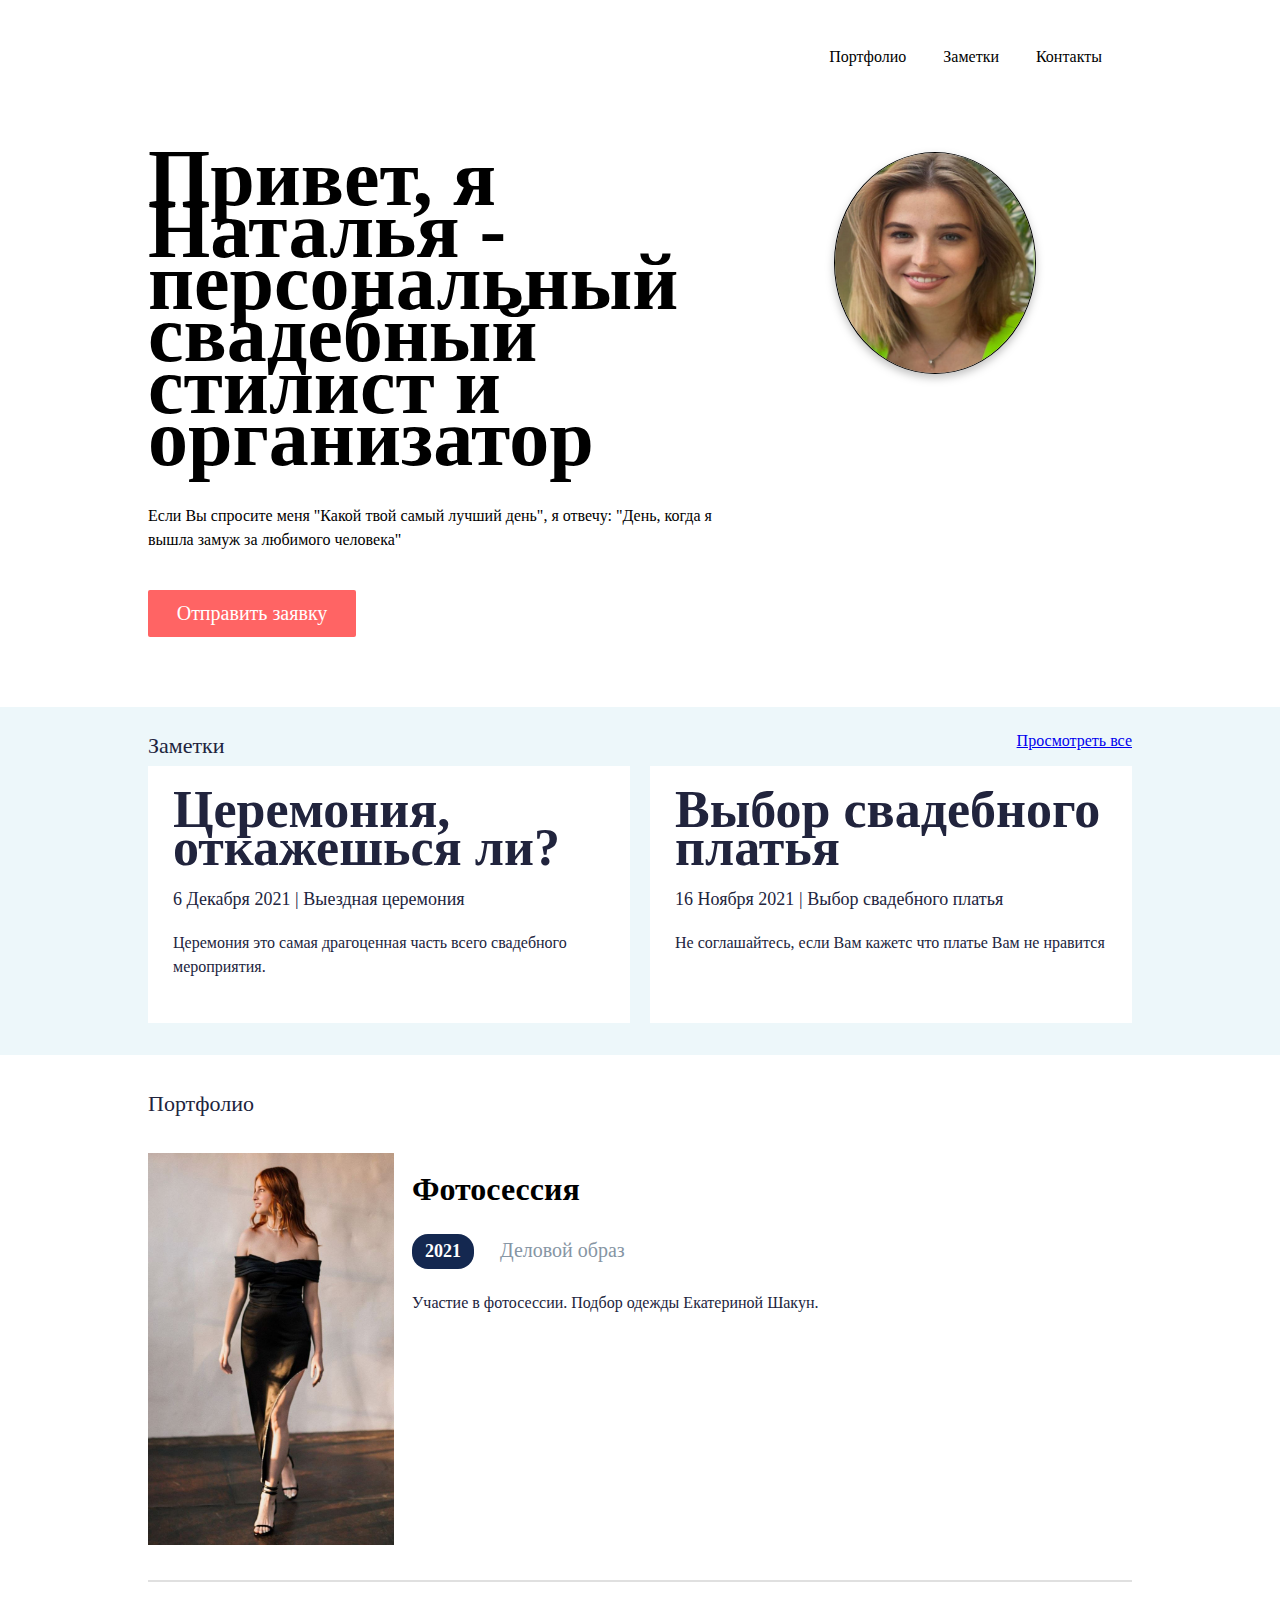
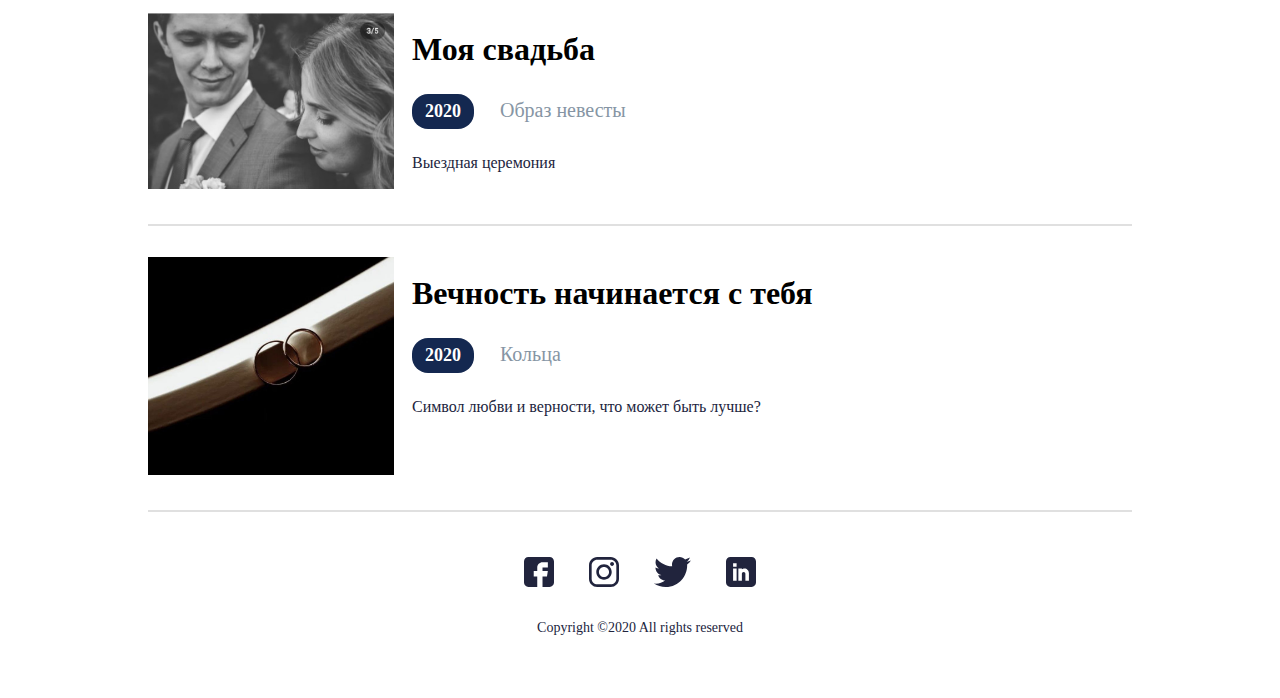
<file: index.html>
<!DOCTYPE html>
<html lang="en">
<head>
  <meta charset="UTF-8">
  <meta name="viewport" content="width=device-width">
  <title>Title</title>
  <link rel="stylesheet" href="styles/style.css" />
  <!--  <script src="/script/index.js"></script>-->
  <script lang="javascript">
    function showMenu () {
      const hamburger = document.getElementsByClassName("hamburger")[0];
      const menu = document.getElementsByClassName("hamburger__menu")[0];
      menu.classList.add('menu--active');
      hamburger.classList.add('hidden')
    }

    function closeMenu () {
      const hamburger = document.getElementsByClassName("hamburger")[0];
      const menu = document.getElementsByClassName("hamburger__menu")[0];
      menu.classList.remove('menu--active');
      hamburger.classList.remove('hidden')
    }
  </script>
</head>
<body>
<div class="mainWrapper">
  <header class="header">
    <div class="container header__container">
      <nav class="navigation">
        <div class="navigation-block navigation-block--right">
          <ul class="navigation-list">
            <li class="navigation-block__item">Портфолио</li>
            <li class="navigation-block__item">Заметки</li>
            <li class="navigation-block__item">Контакты</li>
          </ul>
          <div class="hamburger" onclick="showMenu()">
            <div class="hamburger__line"></div>
            <div class="hamburger__line"></div>
            <div class="hamburger__line"></div>
          </div>
          <div class="hamburger__menu menu">
            <ul class="menu__list">
              <li class="menu__item">Портфолио</li>
              <li class="menu__item">Заметки</li>
              <li class="menu__item">Контакты</li>
            </ul>
            <div class="menu__close-btn" onclick="closeMenu()">
              <svg width="24px" height="24px" viewBox="0 0 24 24" xmlns="http://www.w3.org/2000/svg">
                <g data-name="Layer 2">
                  <g data-name="close">
                    <rect width="24" height="24" transform="rotate(180 12 12)" opacity="0" />
                    <path
                        d="M13.41 12l4.3-4.29a1 1 0 1 0-1.42-1.42L12 10.59l-4.29-4.3a1 1 0 0 0-1.42 1.42l4.3 4.29-4.3 4.29a1 1 0 0 0 0 1.42 1 1 0 0 0 1.42 0l4.29-4.3 4.29 4.3a1 1 0 0 0 1.42 0 1 1 0 0 0 0-1.42z" />
                  </g>
                </g>
              </svg>
            </div>
          </div>
        </div>
      </nav>
    </div>
  </header>
  <main class="main">
    <section id="profile-info">
      <div class="container">
        <div class="resume profile-info__block">
          <div class="resume__row">
            <div class="resume__column resume__column--size_extended">
              <div class="resume__item">
                <div class="resume__title">
                  <h1>Привет, я Наталья - персональный свадебный стилист и организатор
                  </h1>
                </div>
                <div class="resume__text">
                  <p>
                    Если Вы спросите меня "Какой твой самый лучший день", я отвечу: "День, когда я вышла замуж за любимого человека"
                  </p>
                </div>
                <div class="resume__download-btn">Отправить заявку</div>
              </div>
            </div>
            <div class="resume__column">
              <div class="resume__item resume__item_centered">
                <div class="resume__image">
                  <img class="imm" src="images/nat5.jpg" alt="My photo" />
                </div>
              </div>
            </div>
          </div>
        </div>
      </div>
    </section>
    <section id="recent-posts">
      <div class="container container--color-blue">
        <div class="posts">
          <div class="posts__header">
            <div class="posts__header-row">
              <div class="posts__header-title">Заметки</div>
              <div class="posts__header-view-all">
                <a class="posts__link" href="#">Просмотреть все</a></div>
            </div>
          </div>
          <div class="posts__row">
            <div class="posts__column">
              <div class="posts__item">
                <div class="posts__column-header">
                  <h1>Церемония, откажешься ли?</h1>
                </div>
                <div class="posts__column-info">
                  <div class="posts__column-info-row">
                    <div class="posts__date">6 Декабря 2021</div>
                    <div class="posts__delimiter">|</div>
                    <div class="posts__theme">Выездная церемония</div>
                  </div>
                </div>
                <div class="posts__column-text">
                  Церемония это самая драгоценная часть всего свадебного мероприятия.
                </div>
              </div>
            </div>
            <div class="posts__column">
              <div class="posts__item">
                <div class="posts__column-header">
                  <h1>Выбор свадебного платья</h1>
                </div>
                <div class="posts__column-info">
                  <div class="posts__column-info-row">
                    <div class="posts__date">16 Ноября 2021</div>
                    <div class="posts__delimiter">|</div>
                    <div class="posts__theme">Выбор свадебного платья</div>
                  </div>
                </div>
                <div class="posts__column-text">
                  Не соглашайтесь, если Вам кажетс что платье Вам не нравится
                </div>
              </div>
            </div>
          </div>
        </div>
      </div>
    </section>
    <section id="fetured-works">
      <div class="container">
        <div class="works">
          <div class="works__header">
            Портфолио
          </div>
          <div class="works__row">
            <div class="works__column work-example">
              <div class="works__item">
                <div class="works__photo">
                  <img class="works__image" src="images/nat.jpg" />
                </div>
                <div class="works__info">
                  <div class="works__info-title">
                    <h1>Фотосессия</h1>
                  </div>
                  <div class="works__info-detailed">
                    <div class="works__date">2021</div>
                    <div class="works__type">Деловой образ</div>
                  </div>
                  <div class="works__info-text">
                    Участие в фотосессии. Подбор одежды Екатериной Шакун.
                  </div>
                </div>
              </div>
              <div class="works__line line"></div>
            </div>
            <div class="works__column work-example">
              <div class="works__item">
                <div class="works__photo">
                  <img class="works__image" src="images/nat3.jpg" />
                </div>
                <div class="works__info">
                  <div class="works__info-title">
                    <h1>Моя свадьба</h1>
                  </div>
                  <div class="works__info-detailed">
                    <div class="works__date">2020</div>
                    <div class="works__type">Образ невесты</div>
                  </div>
                  <div class="works__info-text">
                    Выездная церемония
                  </div>
                </div>
              </div>
              <div class="works__line line"></div>
            </div>
            <div class="works__column work-example">
              <div class="works__item">
                <div class="works__photo">
                  <img class="works__image" src="images/nat4.jpg" />
                </div>
                <div class="works__info">
                  <div class="works__info-title">
                    <h1>Вечность начинается с тебя</h1>
                  </div>
                  <div class="works__info-detailed">
                    <div class="works__date">2020</div>
                    <div class="works__type">Кольца</div>
                  </div>
                  <div class="works__info-text">
                    Символ любви и верности, что может быть лучше?
                  </div>
                </div>
              </div>
              <div class="works__line line"></div>
            </div>
          </div>
        </div>
      </div>
    </section>
  </main>
  <footer class="footer">
    <div class="container">
      <div class="socials footer__socials">
        <nav class="socials__navigation">
          <div class="socials__row">
            <div class="socials__column">
              <div class="socials__item">
                <div class="socials__svg">
                  <a class="socials__link" href="https://www.facebook.com">
                    <svg width="30" height="30" viewBox="0 0 30 30" fill="none" xmlns="http://www.w3.org/2000/svg">
                      <path
                          d="M25.6055 0H4.39453C1.97159 0 0 1.97159 0 4.39453V25.6055C0 28.0284 1.97159 30 4.39453 30H13.2422V19.3945H9.72656V14.1211H13.2422V10.5469C13.2422 7.63893 15.6077 5.27344 18.5156 5.27344H23.8477V10.5469H18.5156V14.1211H23.8477L22.9688 19.3945H18.5156V30H25.6055C28.0284 30 30 28.0284 30 25.6055V4.39453C30 1.97159 28.0284 0 25.6055 0Z"
                          fill="#21243D" />
                    </svg>
                  </a>
                </div>
              </div>
            </div>
            <div class="socials__column">
              <div class="socials__item">
                <div class="socials__svg">
                  <a class="socials__link" href="https://www.instagram.com">
                    <svg width="30" height="30" viewBox="0 0 30 30" fill="none" xmlns="http://www.w3.org/2000/svg">
                      <path
                          d="M21.7209 0H8.27874C3.71384 0 0 3.71402 0 8.27892V21.7211C0 26.2862 3.71384 30 8.27874 30H21.7209C26.2862 30 30 26.286 30 21.7211V8.27892C30.0002 3.71402 26.2862 0 21.7209 0ZM27.3384 21.7211C27.3384 24.8185 24.8185 27.3383 21.7211 27.3383H8.27874C5.18153 27.3384 2.66175 24.8185 2.66175 21.7211V8.27892C2.66175 5.18171 5.18153 2.66175 8.27874 2.66175H21.7209C24.8183 2.66175 27.3383 5.18171 27.3383 8.27892V21.7211H27.3384Z"
                          fill="#21243D" />
                      <path
                          d="M15 7.27014C10.7375 7.27014 7.26978 10.7379 7.26978 15.0004C7.26978 19.2627 10.7375 22.7303 15 22.7303C19.2625 22.7303 22.7303 19.2627 22.7303 15.0004C22.7303 10.7379 19.2625 7.27014 15 7.27014ZM15 20.0683C12.2054 20.0683 9.93152 17.7949 9.93152 15.0002C9.93152 12.2054 12.2052 9.93171 15 9.93171C17.7948 9.93171 20.0685 12.2054 20.0685 15.0002C20.0685 17.7949 17.7947 20.0683 15 20.0683Z"
                          fill="#21243D" />
                      <path
                          d="M23.0545 5.01318C22.5417 5.01318 22.0379 5.2208 21.6757 5.58457C21.3118 5.94657 21.1025 6.45053 21.1025 6.96513C21.1025 7.47814 21.3119 7.98192 21.6757 8.34569C22.0377 8.70769 22.5417 8.91708 23.0545 8.91708C23.5691 8.91708 24.0713 8.70769 24.435 8.34569C24.7988 7.98192 25.0064 7.47796 25.0064 6.96513C25.0064 6.45053 24.7988 5.94657 24.435 5.58457C24.073 5.2208 23.5691 5.01318 23.0545 5.01318Z"
                          fill="#21243D" />
                    </svg>
                  </a>
                </div>
              </div>
            </div>
            <div class="socials__column">
              <div class="socials__item">
                <div class="socials__svg">
                  <a class="socials__link" href="https://www.twitter.com">
                    <svg width="37" height="30" viewBox="0 0 37 30" fill="none" xmlns="http://www.w3.org/2000/svg">
                      <path
                          d="M36.9231 3.55154C35.55 4.15385 34.0869 4.55308 32.5615 4.74692C34.1308 3.81 35.3285 2.33769 35.8915 0.563077C34.4285 1.43538 32.8131 2.05154 31.0915 2.39538C29.7023 0.916154 27.7223 0 25.5623 0C21.3715 0 17.9977 3.40154 17.9977 7.57154C17.9977 8.17154 18.0485 8.74846 18.1731 9.29769C11.88 8.99077 6.31154 5.97462 2.57077 1.38C1.91769 2.51308 1.53462 3.81 1.53462 5.20615C1.53462 7.82769 2.88462 10.1515 4.89692 11.4969C3.68077 11.4738 2.48769 11.1208 1.47692 10.5646C1.47692 10.5877 1.47692 10.6177 1.47692 10.6477C1.47692 14.3262 4.10077 17.3815 7.54154 18.0854C6.92538 18.2538 6.25385 18.3346 5.55692 18.3346C5.07231 18.3346 4.58308 18.3069 4.12385 18.2054C5.10462 21.2031 7.88769 23.4069 11.1969 23.4785C8.62154 25.4931 5.35154 26.7069 1.81154 26.7069C1.19077 26.7069 0.595385 26.6792 0 26.6031C3.35308 28.7654 7.32692 30 11.6123 30C25.5415 30 33.1569 18.4615 33.1569 8.46C33.1569 8.12538 33.1454 7.80231 33.1292 7.48154C34.6315 6.41538 35.8938 5.08385 36.9231 3.55154Z"
                          fill="#21243D" />
                    </svg>
                  </a>
                </div>
              </div>
            </div>
            <div class="socials__column">
              <div class="socials__item">
                <div class="socials__svg">
                  <a class="socials__link" href="https://www.linkedin.com">
                    <svg width="30" height="30" viewBox="0 0 30 30" fill="none" xmlns="http://www.w3.org/2000/svg">
                      <path
                          d="M25.6055 0H4.39453C1.97159 0 0 1.97159 0 4.39453V25.6055C0 28.0284 1.97159 30 4.39453 30H25.6055C28.0284 30 30 28.0284 30 25.6055V4.39453C30 1.97159 28.0284 0 25.6055 0ZM10.6055 23.7891H7.08984V11.4844H10.6055V23.7891ZM10.6055 9.72656H7.08984V6.21094H10.6055V9.72656ZM22.9102 23.7891H19.3945V16.7578C19.3945 15.7887 18.6058 15 17.6367 15C16.6676 15 15.8789 15.7887 15.8789 16.7578V23.7891H12.3633V11.4844H15.8789V12.147C16.7999 11.8607 17.3982 11.4844 18.5156 11.4844C20.8999 11.4869 22.9102 13.6258 22.9102 16.1536V23.7891Z"
                          fill="#21243D" />
                    </svg>
                  </a>
                </div>
              </div>
            </div>
          </div>
        </nav>
      </div>
      <div class="rights">
        Copyright ©2020 All rights reserved
      </div>
    </div>
  </footer>
</div>
</body>
</html>
</file>
<file: styles/style.css>
* {
    margin: 0;
    padding: 0;
}

.mainWrapper {
    min-height: 100%;
    padding-bottom: 60px;
    overflow: hidden;
}

.container {
    padding: 0px 148px;
}

@media (max-width: 935px) {
    .container {
        padding: 0 10%;
    }
}

@media (max-width: 747px) {
    .container {
        padding: 0 5%;
    }
}

@media (max-width: 667px) {
    .container {
        padding: 0 3%;
    }
}

.container--color-blue {
    background-color: #EDF7FA;
}

.header__container {
    position: relative;
    padding-top: 48px;
    padding-bottom: 74px;
}

/*Стили навигации*/

.navigation-block--right {
    display: flex;
    justify-content: end;
    flex-wrap: nowrap;
}

.navigation-list {
    list-style-type: none;
    padding-left: 0;
}

@media (max-width: 469px) {
    .navigation-list {
        display: none;
    }
}

.navigation-block__item {
    display: inline;
    padding-right: 33px;
}

.navigation-block__item:last-child {
    padding-right: 0;
}

.hamburger {
    display: block;
    width: 30px;
    height: 30px;
    opacity: 0;
    transition: opacity 0.3s;
}

@media (max-width: 469px) {
    .hamburger {
        opacity: 1;
    }
}

.hidden {
    opacity: 0;
}

.hamburger:hover {
    cursor: pointer;
}

.hamburger__line {
    width: 100%;
    height: 3px;
    margin-bottom: 7px;
    background-color: #21243D;
}

.hamburger__line:last-child {
    margin-bottom: 0;
}

.menu {
    position: absolute;
    right: -60%;
    padding: 0 5px;
    padding: 5px;
    transition: right 0.8s;
    display: flex;
    align-items: flex-start;
}

.menu--active {
    right: 10%;
}

.menu__list {
    list-style-type: none;
}

.menu__item {
    box-shadow: 2px 2px 2px #EDF7FA;
    margin-bottom: 3px;
}

.menu__item:hover {
    color: #00A8CC;;
}

.menu__close-btn:hover {
    transform: scale(1.1);
    cursor: pointer;
}


/*Основная часть*/

.profile-info__block {
    margin-bottom: 70px;
}

.resume__row {
    display: flex;
    justify-content: space-between;
}

@media (max-width: 667px) {
    .resume__row {
        flex-wrap: wrap-reverse;
    }
}

.resume__column {
    flex-basis: 40%;
}

@media (max-width: 667px) {
    .resume__column {
        flex-basis: 100%;
    }
}

.resume__column--size_extended {
    flex-basis: 60%;
}

@media (max-width: 667px) {
    .resume__column {
        flex-basis: 100%;
    }
}

.resume__item {
    display: flex;
    flex-direction: column;
}

@media (max-width: 667px) {
    .resume__item {
        align-items: center;
        text-align: center;
    }
}

.resume__item_centered {
    align-items: center;
}


.resume__title {
    font-family: 'Heebo';
    font-style: normal;
    font-weight: 700;
    font-size: 40px;
    line-height: 52px;
    margin-bottom: 40px;
}

@media (max-width: 469px) {
    .resume__title {
        font-weight: 700;
        font-size: 24px;
        line-height: 32px;
        margin-bottom: 31px
    }
}

.resume__text {
    font-family: 'Heebo';
    font-style: normal;
    font-weight: 400;
    font-size: 16px;
    line-height: 24px;
    margin-bottom: 38px;
    max-height: 200px;
    overflow: auto;
}

@media (max-width: 469px) {
    .resume__text {
        font-weight: 400;
        font-size: 16px;
        line-height: 24px;
        margin-bottom: 31px;
    }
}

.resume__image {
    width: 200px;
    height: 220px;
    background-color: #EDF7FA;
    border-radius: 50%;
    border: 1px solid #000000;
    overflow: hidden;
    filter: drop-shadow(0px 4px 4px rgba(0, 0, 0, 0.25));
}


.resume__image img {
    width: 100%;
    height: 100%;

}

.resume__download-btn {
    width: 208px;
    height: 47px;
    padding-top: 9px;
    box-sizing: border-box;
    background: #FF6464;
    color: #FFFFFF;
    border-radius: 2px;
    text-align: center;
    font-family: 'Heebo';
    font-style: normal;
    font-weight: 500;
    font-size: 20px;
    line-height: 29px;
}

@media (max-width: 469px) {
    .resume__download-btn {
        width: 208px;
        height: 47px;
    }
}

.posts {
    width: 100%;
    padding: 9px 0px 32px 0px;
}

.posts__column-header {
    font-family: 'Heebo';
    font-style: normal;
    font-weight: 700;
    font-size: 26px;
    line-height: 38px;
    color: #21243D;
    margin-bottom: 19px;
    max-height: 120px;
    overflow: hidden;
}

.posts__header-row {
    display: flex;
    justify-content: space-between;
    align-items: center;
}

@media (max-width: 469px) {
    .posts__header-row {
        justify-content: center;
    }
}

.posts__header-title {
    font-family: 'Heebo';
    font-style: normal;
    font-weight: 400;
    font-size: 22px;
    line-height: 60px;
    color: #21243D;
    max-width: 80%;
    max-height: 50px;
    overflow: hidden;
}

.posts__header-view-all {
    font-family: 'Heebo';
    font-style: normal;
    font-weight: 400;
    font-size: 16px;
    line-height: 24px;
    text-align: right;
    color: #00A8CC;
}

@media (max-width: 469px) {
    .posts__header-view-all {
        display: none;
    }
}

.posts__row {
    display: flex;
    justify-content: flex-start;
}

@media (max-width: 667px) {
    .posts__row {
        flex-wrap: wrap;
    }
}

.posts__column {
    display: flex;
    flex-basis: 50%;
    margin-right: 20px;
}

@media (max-width: 667px) {
    .posts__column {
        flex-basis: 100%;
    }
}

.posts__column:last-child {
    margin-right: 0;
}

@media (max-width: 667px) {
    .posts__column {
        margin-right: 0;
        margin-bottom: 20px;
    }
}

.posts__item {
    padding: 25px;
    display: flex;
    flex-direction: column;
    background-color: #fff;
}

.posts__column-info {
    margin-bottom: 19px;
}

.posts__column-info-row {
    display: flex;
    font-family: 'Heebo';
    font-style: normal;
    font-weight: 400;
    font-size: 18px;
    line-height: 26px;
    color: #21243D;
}

/*@media (max-width: 665px) {*/
/*    .posts__column-info-row {*/
/*        font-weight: 400;*/
/*        font-size: 18px;*/
/*        line-height: 26px;*/
/*    }*/
/*}*/

.posts__column-text {
    font-family: 'Heebo';
    font-style: normal;
    font-weight: 400;
    font-size: 16px;
    line-height: 24px;
    color: #21243D;
    margin-bottom: 19px;
    max-height: 100px;
    overflow: auto;
}

.posts__delimiter {
    flex-basis: 3%;
    text-align: center;
}

.works__header {
    margin-top: 19px;
    margin-bottom: 19px;
    font-family: 'Heebo';
    font-style: normal;
    font-weight: 400;
    font-size: 22px;
    line-height: 60px;
    color: #21243D;

}

.works__row {
    display: flex;
    flex-direction: column;
    margin-bottom: 14px;
}

.works__column {
    margin-bottom: 31px;
}

@media (max-width: 469px) {
    .works__column:last-child {
        margin-bottom: 186px;
    }
}


.works__item {
    display: flex;
}

.works__image {
    max-width: 246px;
}

@media (max-width: 469px) {
    .works__photo {
        padding: 0 3%;
    }

    .works__image {
        width: 100%;
    }
}

@media (max-width: 469px) {
    .works__item {
        flex-direction: column;
    }
}

.works__info {
    padding: 18px 18px 0 18px;
}

.works__info-title {
    margin-bottom: 26px;
}

.works__info-detailed {
    display: flex;
    align-items: baseline;
}

.works__date {
    margin-right: 26px;
    min-width: 62px;
    background: #142850;
    border-radius: 16px;
    text-align: center;
    color: #fff;
    font-family: 'Heebo';
    font-style: normal;
    font-weight: 900;
    font-size: 18px;
    padding: 7px 0;
}

@media (max-width: 667px) {
    .works__date {
        margin-right: 4%;
    }
}

.works__type {
    font-family: 'Heebo';
    font-style: normal;
    font-weight: 400;
    font-size: 20px;
    line-height: 29px;
    color: #8695A4;
    margin-bottom: 26px;
}

.works__info-text {
    font-family: 'Heebo';
    font-style: normal;
    font-weight: 400;
    font-size: 16px;
    line-height: 24px;
    color: #21243D;
    max-height: 100px;
    overflow: auto;
}

.works__line {
    margin-top: 31px;
    border: 1px solid #E0E0E0;
}

.socials__row {
    display: flex;
    justify-content: center;
}

.socials__column {
    margin-right: 35px;
}

.socials__column:last-child {
    margin-right: 0px;
}

.footer__socials {
    margin-bottom: 26px;
}

.rights {
    font-family: 'Heebo';
    font-style: normal;
    font-weight: 400;
    font-size: 14px;
    line-height: 21px;
    text-align: center;
    color: #21243D;
}
</file>
